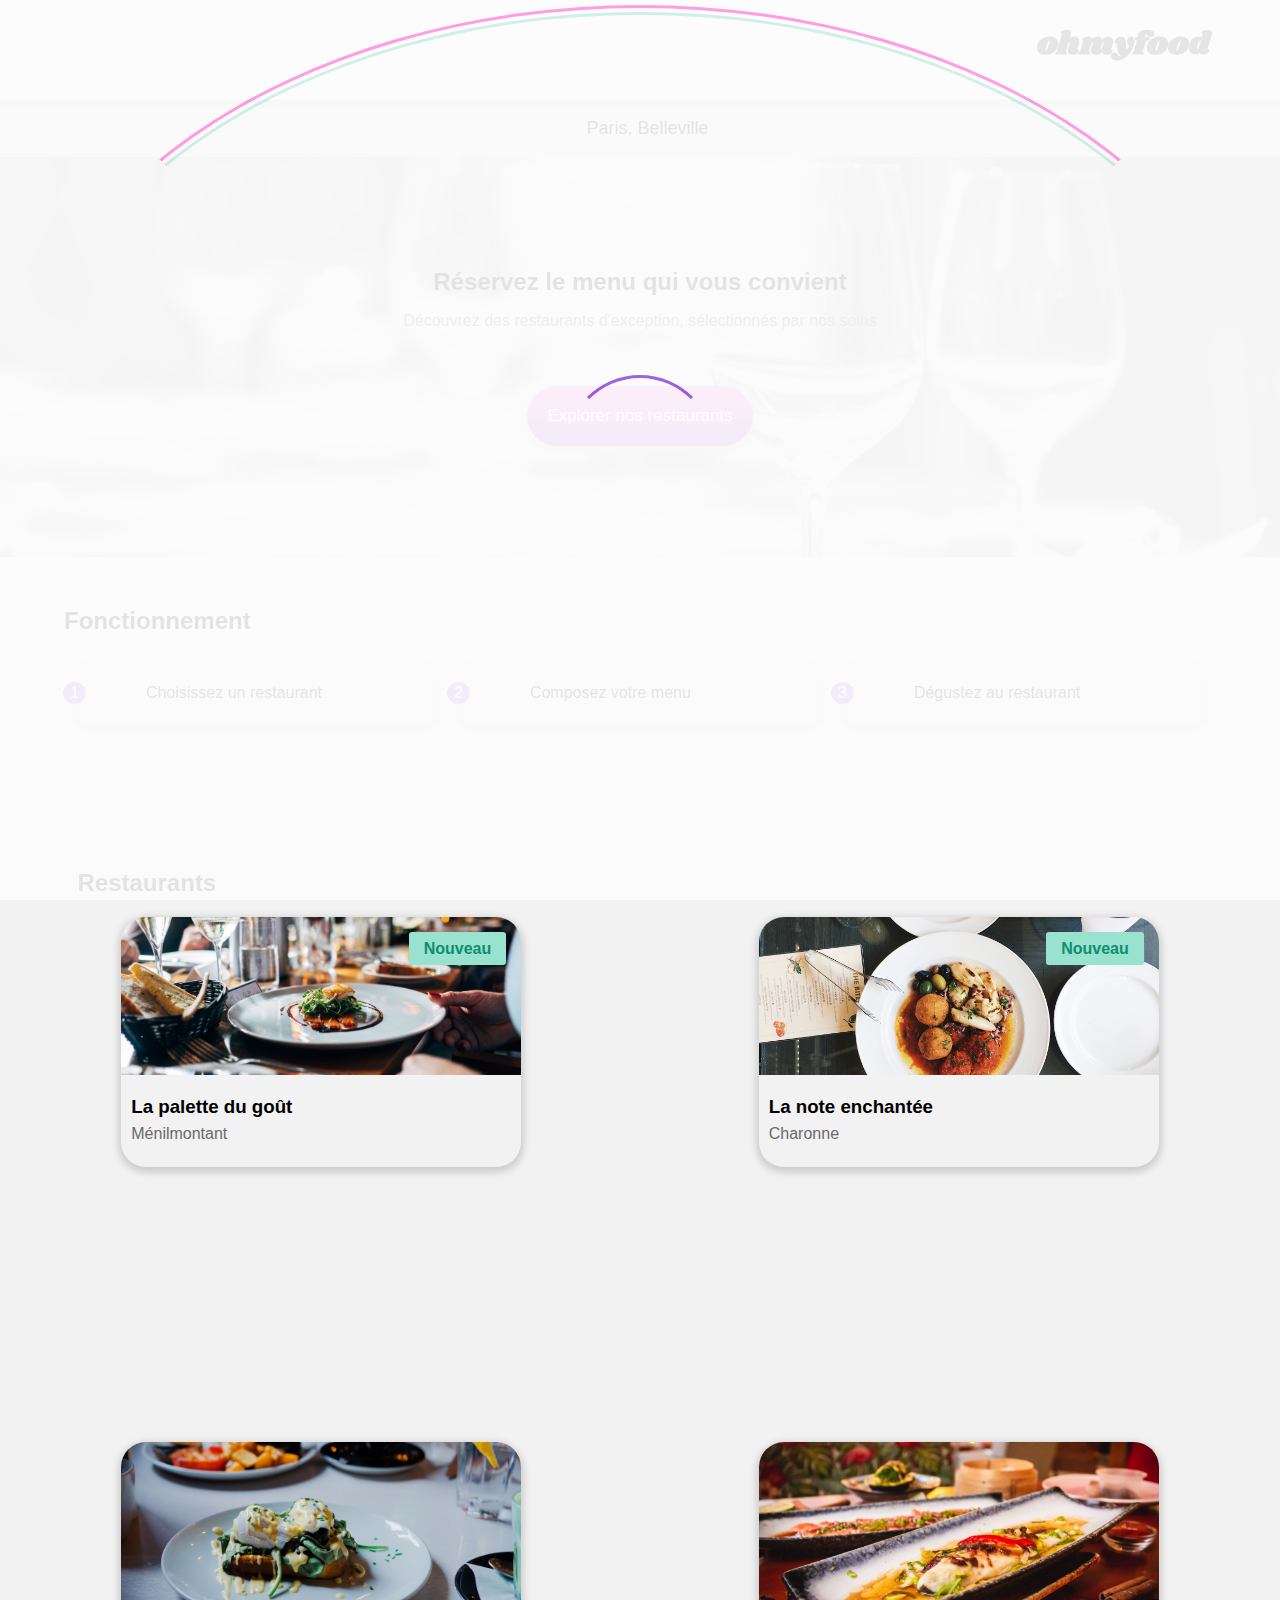
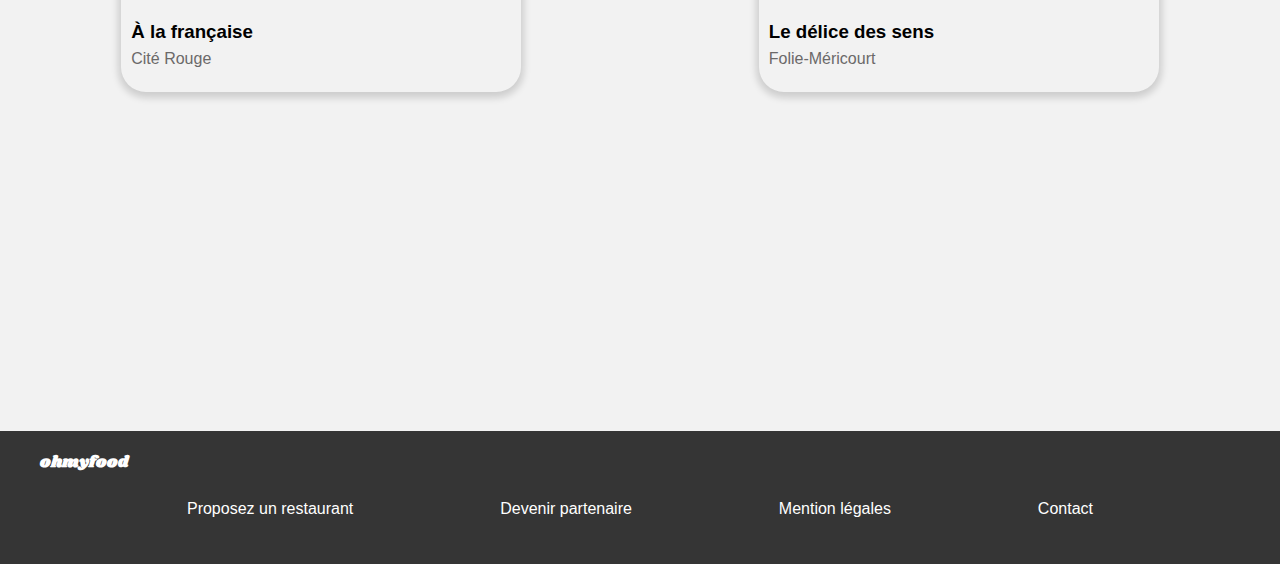
<file: index.html>
<!DOCTYPE html>
<html lang="fr">
  <head>
    <meta charset="UTF-8" />
    <meta http-equiv="X-UA-Compatible" content="IE=edge" />
    <meta name="viewport" content="width=device-width, initial-scale=1.0" />
    <title>ohmyfood</title>
    <link rel="stylesheet" href="css/style.css" />
    <link
      rel="stylesheet"
      href="https://use.fontawesome.com/releases/v5.15.4/css/all.css"
      integrity="sha384-DyZ88mC6Up2uqS4h/KRgHuoeGwBcD4Ng9SiP4dIRy0EXTlnuz47vAwmeGwVChigm"
      crossorigin="anonymous"
    />
  </head>

  <body>
    <div class="loader">
      <div class="loader__circles"></div>
    </div>
    <header>
      <div class="title">
        <h1>ohmyfood</h1>
      </div>
      <div id="locate">
        <i class="fas fa-map-marker-alt"></i>
        <p>Paris, Belleville</p>
      </div>
    </header>

    <nav>
      <div id="reserve">
        <div id="background"></div>
        <div class="reserve">
          <div>
            <h2>Réservez le menu qui vous convient</h2>
            <p>
              Découvrez des restaurants d'exception, sélectionnés par nos soins
            </p>
          </div>
          <a href="#">
            <div class="btn__search">Explorer nos restaurants</div>
          </a>
        </div>
      </div>
    </nav>

    <!--          FONCTION       -->

    <section id="functioning">
      <h2>Fonctionnement</h2>
      <div class="functioning">
        <ul>
          <li>
            <a href="#">
              <span class="number">1</span><i class="fas fa-mobile-alt"></i>
              <p>Choisissez un restaurant</p>
            </a>
          </li>
          <li>
            <a href="#">
              <span class="number">2</span><i class="fas fa-list-ul"></i>
              <p>Composez votre menu</p>
            </a>
          </li>
          <li>
            <a href="#">
              <span class="number">3</span><i class="fas fa-store"></i>
              <p>Dégustez au restaurant</p>
            </a>
          </li>
        </ul>
      </div>
    </section>

    <!--          RESTAURANT       -->

    <section id="restaurant">
      <h2>Restaurants</h2>
      <div class="restaurant">
        <div class="restaurant__bloc">
          <a href="restaurants/la_palette_du_gout.html">
            <div class="restaurant__card">
              <div class="card1">
                <div class="new"><p>Nouveau</p></div>
              </div>
              <div class="card__description">
                <div class="name">
                  <h3>La palette du goût</h3>
                  <p>Ménilmontant</p>
                </div>
                <div class="btn__heart">
                  <div class="btn__heart--inactive">
                    <i class="far fa-heart"></i>
                  </div>
                  <div class="btn__heart--active">
                    <i class="fas fa-heart"></i>
                  </div>
                </div>
              </div>
            </div>
          </a>
          <a href="restaurants/la_note_enchantee.html">
            <div class="restaurant__card">
              <div class="card2">
                <div class="new"><p>Nouveau</p></div>
              </div>
              <div class="card__description">
                <div class="name">
                  <h3>La note enchantée</h3>
                  <p>Charonne</p>
                </div>
                <div class="btn__heart">
                  <div class="btn__heart--inactive">
                    <i class="far fa-heart"></i>
                  </div>
                  <div class="btn__heart--active">
                    <i class="fas fa-heart"></i>
                  </div>
                </div>
              </div>
            </div>
          </a>
        </div>
        <div class="restaurant__bloc">
          <a href="restaurants/a_la_francaise.html">
            <div class="restaurant__card">
              <div class="card3"></div>
              <div class="card__description">
                <div class="name">
                  <h3>À la française</h3>
                  <p>Cité Rouge</p>
                </div>
                <div class="btn__heart">
                  <div class="btn__heart--inactive">
                    <i class="far fa-heart"></i>
                  </div>
                  <div class="btn__heart--active">
                    <i class="fas fa-heart"></i>
                  </div>
                </div>
              </div>
            </div>
          </a>
          <a href="restaurants/le_delice_des_sens.html">
            <div class="restaurant__card">
              <div class="card4"></div>
              <div class="card__description">
                <div class="name">
                  <h3>Le délice des sens</h3>
                  <p>Folie-Méricourt</p>
                </div>
                <div class="btn__heart">
                  <div class="btn__heart--inactive">
                    <i class="far fa-heart"></i>
                  </div>
                  <div class="btn__heart--active">
                    <i class="fas fa-heart"></i>
                  </div>
                </div>
              </div>
            </div>
          </a>
        </div>
      </div>
    </section>
    <footer>
      <h4>ohmyfood</h4>
      <ul>
        <li>
          <a href="#"><i class="fas fa-utensils"></i>Proposez un restaurant</a>
        </li>
        <li>
          <a href="#"
            ><i class="fas fa-hands-helping"> </i>Devenir partenaire</a
          >
        </li>
        <li><a href="#">Mention légales</a></li>
        <li><a href="mailto:ohmyfood.//">Contact</a></li>
      </ul>
    </footer>
  </body>
</html>
</file>
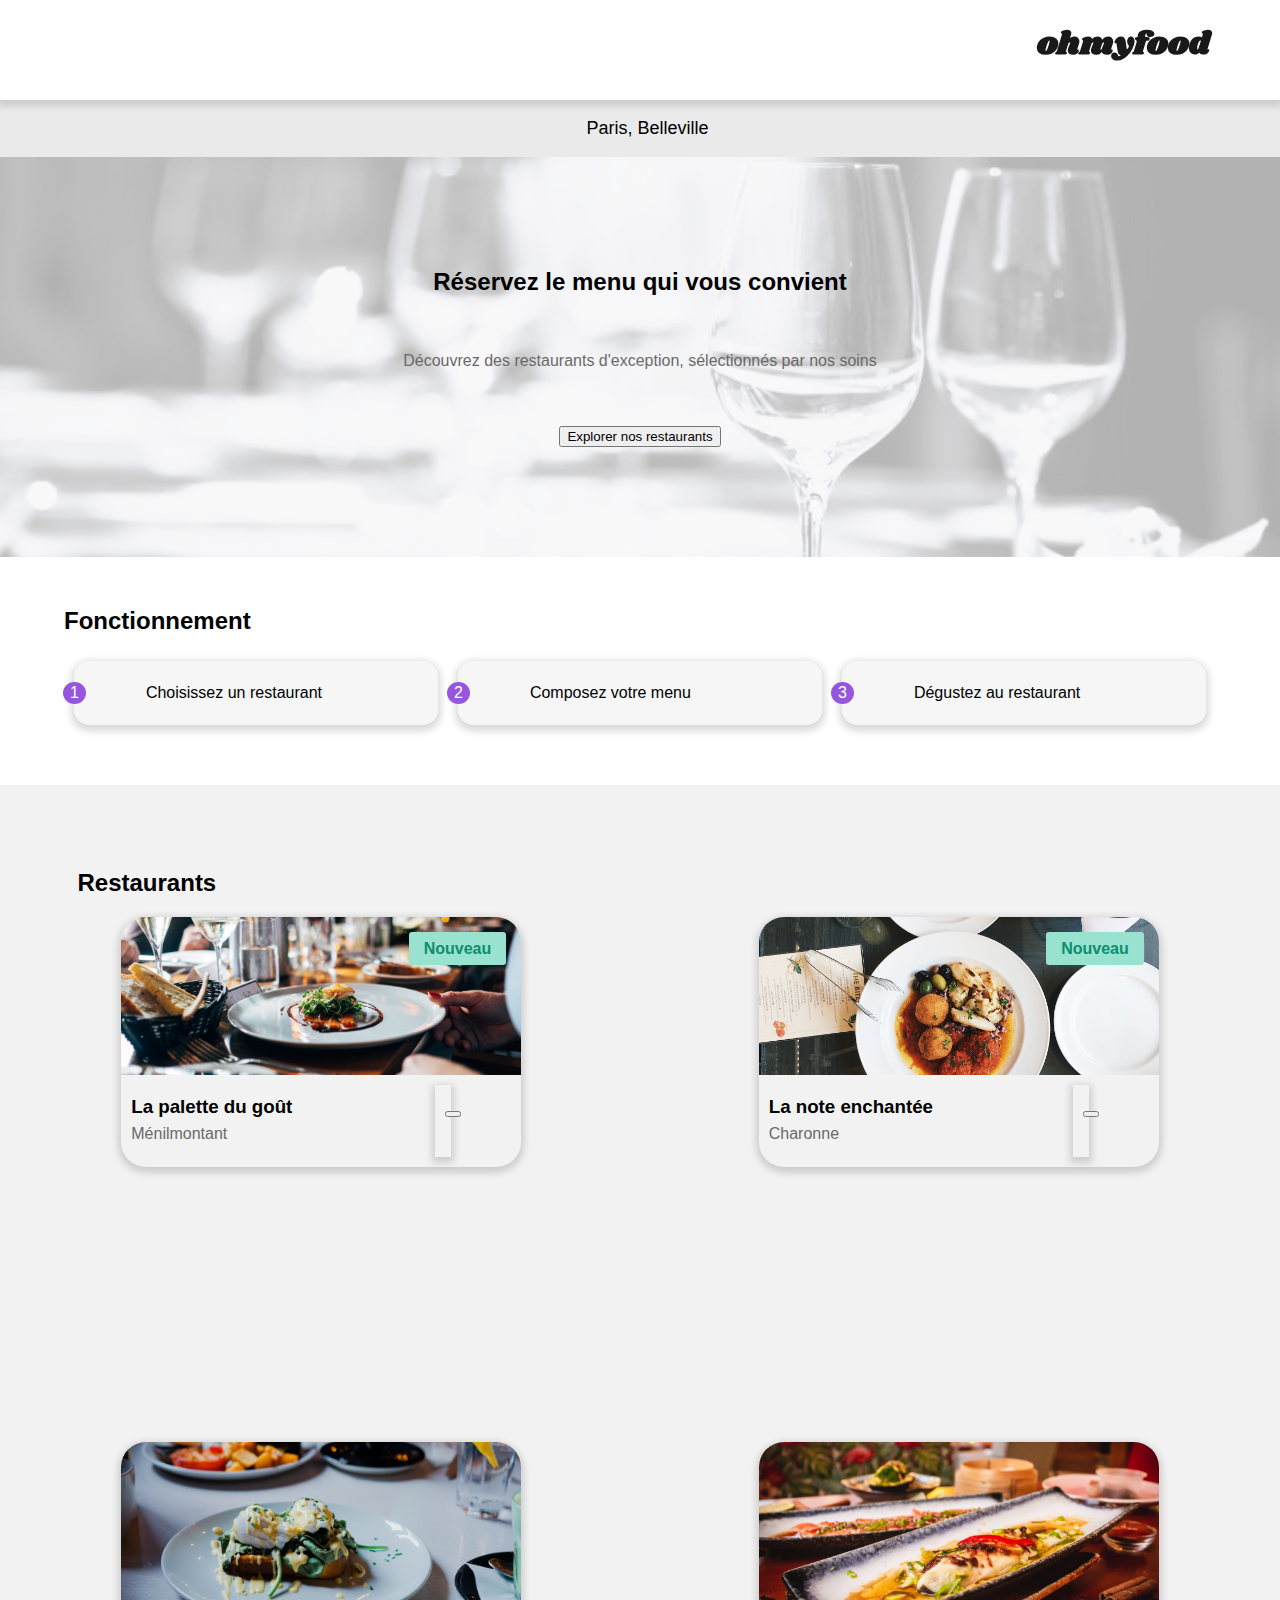
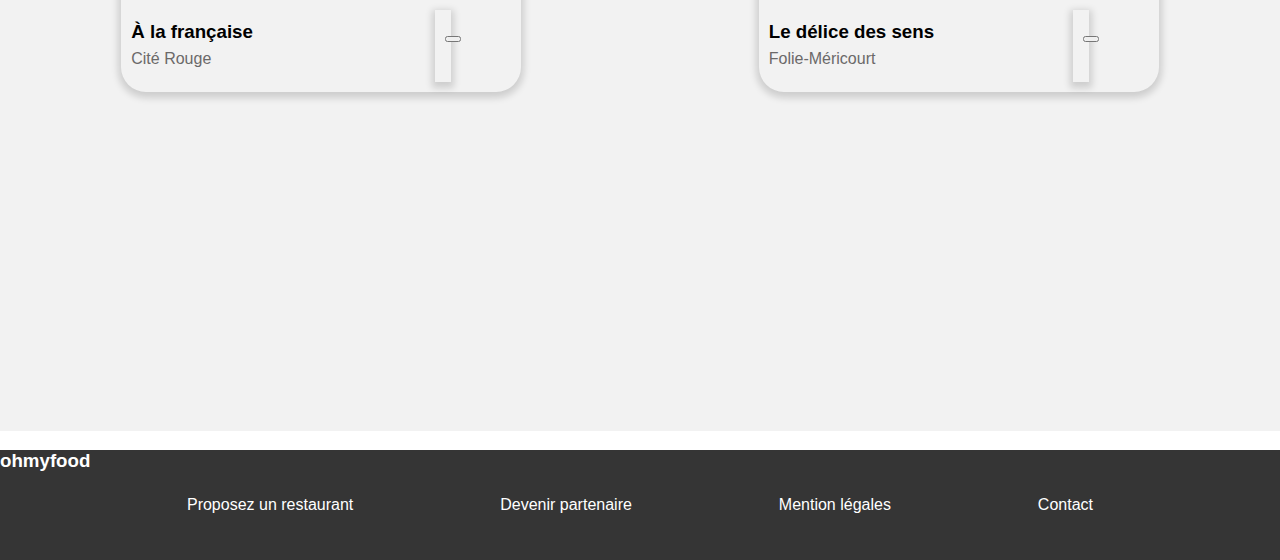
<file: html/index.html>
<!DOCTYPE html>
<html lang="fr">
  <head>
    <meta charset="UTF-8" />
    <meta http-equiv="X-UA-Compatible" content="IE=edge" />
    <meta name="viewport" content="width=device-width, initial-scale=1.0" />
    <title>ohmyfood</title>
    <link rel="stylesheet" href="/css/style.css" />
    <link
      rel="stylesheet"
      href="https://use.fontawesome.com/releases/v5.15.4/css/all.css"
      integrity="sha384-DyZ88mC6Up2uqS4h/KRgHuoeGwBcD4Ng9SiP4dIRy0EXTlnuz47vAwmeGwVChigm"
      crossorigin="anonymous"
    />
  </head>
  <body>
    <header>
      <div class="title">
        <h1>ohmyfood</h1>
      </div>
      <div id="locate">
        <i class="fas fa-map-marker-alt"></i>
        <p>Paris, Belleville</p>
      </div>
    </header>
    <nav>
      <div id="reserve">
        <div id="background"></div>
        <div class="reserve">
          <h2>Réservez le menu qui vous convient</h2>
          <p>
            Découvrez des restaurants d'exception, sélectionnés par nos soins
          </p>
          <button class="search__btn">
            <a href="#">Explorer nos restaurants</a>
          </button>
        </div>
      </div>
    </nav>
    <!--          FONCTION       -->

    <section id="functioning">
      <h2>Fonctionnement</h2>
      <div class="functioning">
        <ul>
          <li>
            <a href="#">
              <span class="number">1</span><i class="fas fa-mobile-alt"></i>
              <p>Choisissez un restaurant</p>
            </a>
          </li>
          <li>
            <a href="#">
              <span class="number">2</span><i class="fas fa-list-ul"></i>
              <p>Composez votre menu</p>
            </a>
          </li>
          <li>
            <a href="#">
              <span class="number">3</span><i class="fas fa-store"></i>
              <p>Dégustez au restaurant</p>
            </a>
          </li>
        </ul>
      </div>
    </section>
    <!--          RESTAURANT       -->
    <section id="restaurant">
      <h2>Restaurants</h2>
      <div class="restaurant">
        <div class="restaurant__bloc">
          <a href="">
            <div class="restaurant__card">
              <div class="card1">
                <div class="new"><p>Nouveau</p></div>
              </div>
              <div class="card__description">
                <div class="name">
                  <h3>La palette du goût</h3>
                  <p>Ménilmontant</p>
                </div>
                <div class="btn">
                  <button class="btn__heart">
                    <div class="btn__heart--inactive">
                      <i class="far fa-heart"></i>
                    </div>
                  </button>
                </div>
              </div>
            </div>
          </a>
          <a href="">
            <div class="restaurant__card">
              <div class="card2">
                <div class="new"><p>Nouveau</p></div>
              </div>
              <div class="card__description">
                <div class="name">
                  <h3>La note enchantée</h3>
                  <p>Charonne</p>
                </div>
                <div class="btn">
                  <button class="btn__heart">
                    <div class="btn__heart--inactive">
                      <i class="far fa-heart"></i>
                    </div>
                  </button>
                </div>
              </div>
            </div>
          </a>
        </div>
        <div class="restaurant__bloc">
          <a href="/html/restaurants/a_la_francaise.html">
            <div class="restaurant__card">
              <div class="card3"></div>
              <div class="card__description">
                <div class="name">
                  <h3>À la française</h3>
                  <p>Cité Rouge</p>
                </div>
                <div class="btn">
                  <button class="btn__heart">
                    <div class="btn__heart--inactive">
                      <i class="far fa-heart"></i>
                    </div>
                  </button>
                </div>
              </div>
            </div>
          </a>
          <a href="">
            <div class="restaurant__card">
              <div class="card4"></div>
              <div class="card__description">
                <div class="name">
                  <h3>Le délice des sens</h3>
                  <p>Folie-Méricourt</p>
                </div>
                <div class="btn">
                  <button class="btn__heart">
                    <div class="btn__heart--inactive">
                      <i class="far fa-heart"></i>
                    </div>
                  </button>
                </div>
              </div>
            </div>
          </a>
        </div>
      </div>
    </section>
    <footer>
      <h3>ohmyfood</h3>
      <ul>
        <li>
          <a href="#"><i class="fas fa-utensils"></i> Proposez un restaurant</a>
        </li>
        <li>
          <a href="#"
            ><i class="fas fa-hands-helping"> </i>Devenir partenaire</a
          >
        </li>
        <li><a href="#">Mention légales</a></li>
        <li><a href="mailto:ohmyfood.//">Contact</a></li>
      </ul>
    </footer>
  </body>
</html>
</file>
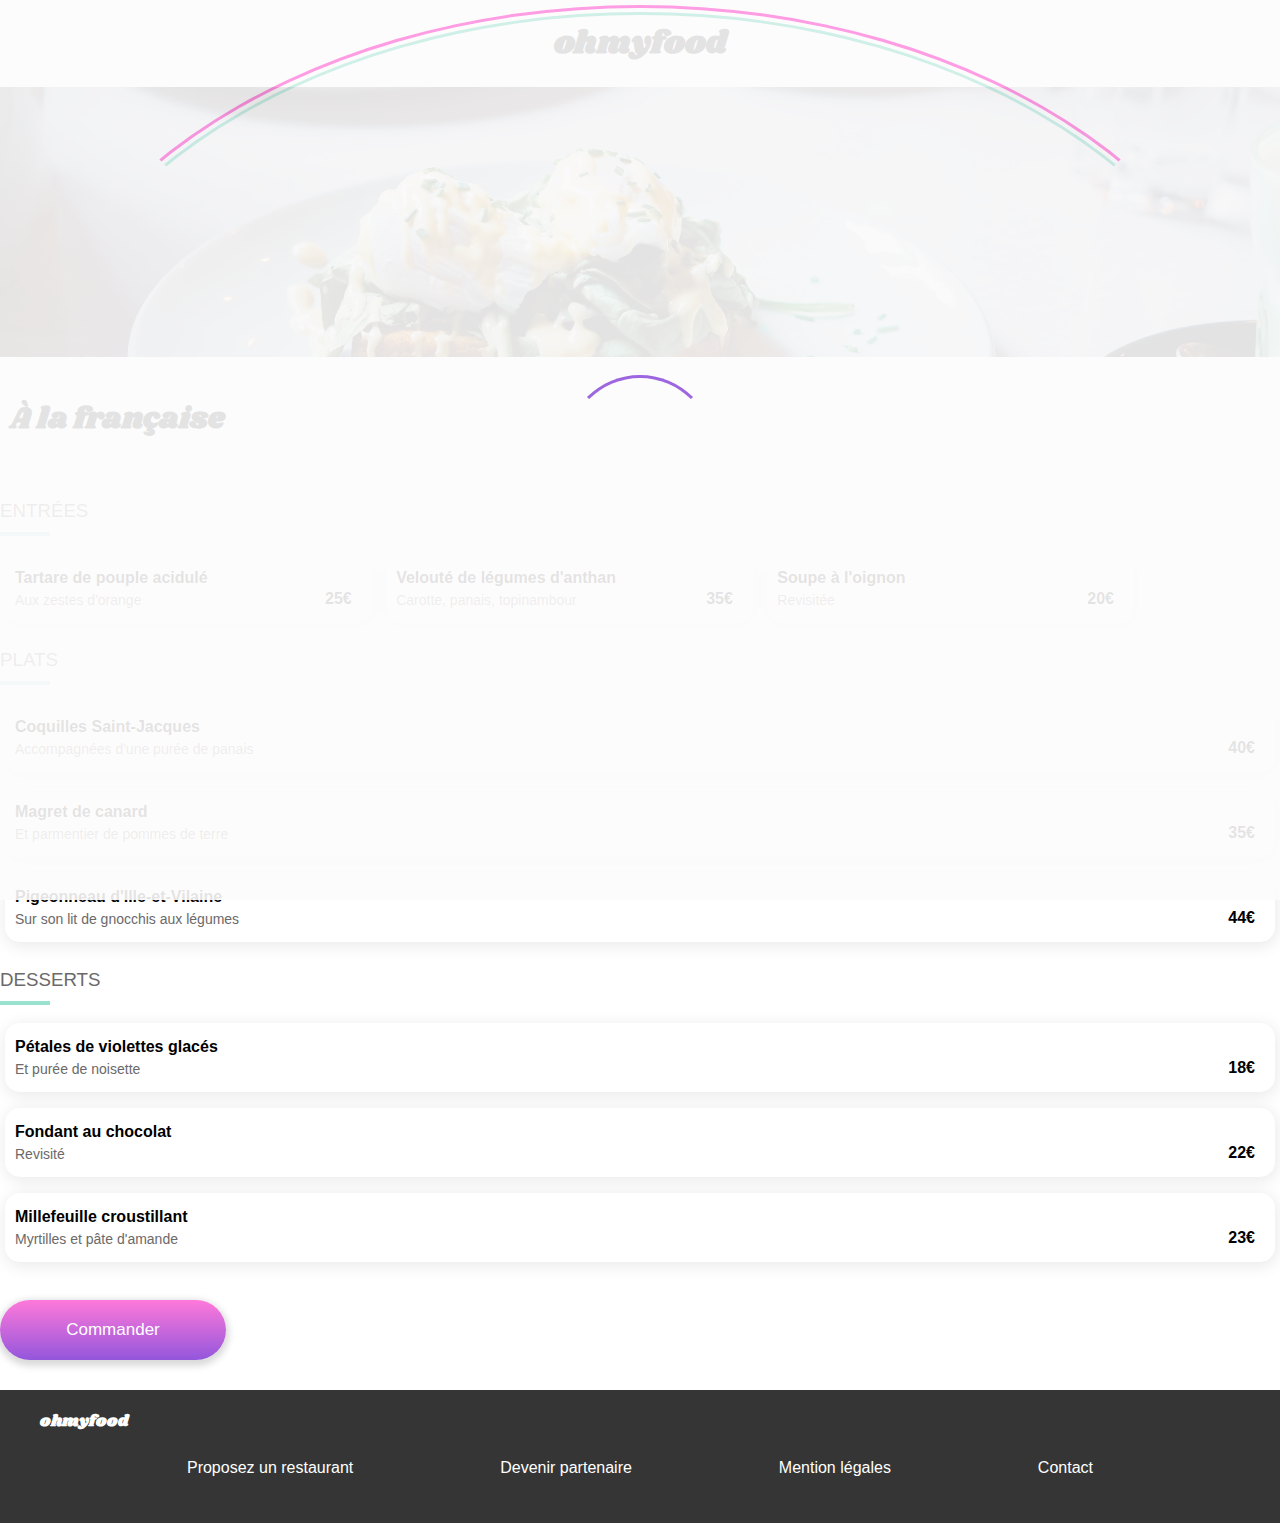
<file: restaurants/a_la_francaise.html>
<!DOCTYPE html>
<html lang="fr">
  <head>
    <meta charset="UTF-8" />
    <meta http-equiv="X-UA-Compatible" content="IE=edge" />
    <meta name="viewport" content="width=device-width, initial-scale=1.0" />
    <link
      rel="stylesheet"
      href="https://use.fontawesome.com/releases/v5.15.4/css/all.css"
      integrity="sha384-DyZ88mC6Up2uqS4h/KRgHuoeGwBcD4Ng9SiP4dIRy0EXTlnuz47vAwmeGwVChigm"
      crossorigin="anonymous"
    />
    <link rel="stylesheet" href="../css/style.css" />
    <title>À la française</title>
  </head>
  <body>
    <div class="loader">
      <div class="loader__circles"></div>
    </div>
    <header id="omf__title">
      <a href="../index.html"><i class="fas fa-arrow-left"></i></a>
      <h1>ohmyfood</h1>
    </header>
    <div class="bckgrd" id="francaise"></div>
    <section class="menu">
      <div class="menu__title">
        <h2>À la française</h2>

        <div class="btn__heart">
          <div class="btn__heart--inactive">
            <i class="far fa-heart"></i>
          </div>
          <div class="btn__heart--active">
            <i class="fas fa-heart"></i>
          </div>
        </div>
      </div>

      <div class="menu__step">
        <h3>Entrées</h3>
        <div class="line"></div>
        <div id="animation1">
          <div class="meal">
            <div class="meal__description">
              <h4>Tartare de pouple acidulé</h4>
              <p>Aux zestes d'orange</p>
            </div>
            <div class="meal__price">
              <span>25€</span>
              <div class="meal__price--check">
                <i class="fas fa-check"></i>
              </div>
            </div>
          </div>

          <div class="meal">
            <div class="meal__description">
              <h4>Velouté de légumes d'anthan</h4>
              <p>Carotte, panais, topinambour</p>
            </div>
            <div class="meal__price">
              <span>35€</span>
              <div class="meal__price--check">
                <i class="fas fa-check"></i>
              </div>
            </div>
          </div>

          <div class="meal">
            <div class="meal__description">
              <h4>Soupe à l'oignon</h4>
              <p>Revisitée</p>
            </div>
            <div class="meal__price">
              <span>20€</span>
              <div class="meal__price--check">
                <i class="fas fa-check"></i>
              </div>
            </div>
          </div>
        </div>
      </div>

      <div class="menu__step" id="animation2">
        <h3>Plats</h3>
        <div class="line"></div>

        <div class="meal">
          <div class="meal__description">
            <h4>Coquilles Saint-Jacques</h4>
            <p>Accompagnées d'une purée de panais</p>
          </div>
          <div class="meal__price">
            <span>40€</span>
            <div class="meal__price--check">
              <i class="fas fa-check"></i>
            </div>
          </div>
        </div>

        <div class="meal">
          <div class="meal__description">
            <h4>Magret de canard</h4>
            <p>Et parmentier de pommes de terre</p>
          </div>
          <div class="meal__price">
            <span>35€</span>
            <div class="meal__price--check">
              <i class="fas fa-check"></i>
            </div>
          </div>
        </div>

        <div class="meal">
          <div class="meal__description">
            <h4>Pigeonneau d'Ille-et-Vilaine</h4>
            <p>Sur son lit de gnocchis aux légumes</p>
          </div>
          <div class="meal__price">
            <span>44€</span>
            <div class="meal__price--check">
              <i class="fas fa-check"></i>
            </div>
          </div>
        </div>
      </div>

      <div class="menu__step" id="animation3">
        <h3>Desserts</h3>
        <div class="line"></div>

        <div class="meal">
          <div class="meal__description">
            <h4>Pétales de violettes glacés</h4>
            <p>Et purée de noisette</p>
          </div>
          <div class="meal__price">
            <span>18€</span>
            <div class="meal__price--check">
              <i class="fas fa-check"></i>
            </div>
          </div>
        </div>

        <div class="meal">
          <div class="meal__description">
            <h4>Fondant au chocolat</h4>
            <p>Revisité</p>
          </div>
          <div class="meal__price">
            <span>22€</span>
            <div class="meal__price--check">
              <i class="fas fa-check"></i>
            </div>
          </div>
        </div>

        <div class="meal">
          <div class="meal__description">
            <h4>Millefeuille croustillant</h4>
            <p>Myrtilles et pâte d'amande</p>
          </div>
          <div class="meal__price">
            <span>23€</span>
            <div class="meal__price--check">
              <i class="fas fa-check"></i>
            </div>
          </div>
        </div>
      </div>

      <button class="btn__command">Commander</button>
    </section>

    <footer>
      <h4>ohmyfood</h4>
      <ul>
        <li>
          <a href="#"><i class="fas fa-utensils"></i> Proposez un restaurant</a>
        </li>
        <li>
          <a href="#"><i class="fas fa-hands-helping"></i>Devenir partenaire</a>
        </li>
        <li>
          <a href="#">Mention légales</a>
        </li>
        <li>
          <a href="mailto:ohmyfood.//">Contact</a>
        </li>
      </ul>
    </footer>
  </body>
</html>
</file>
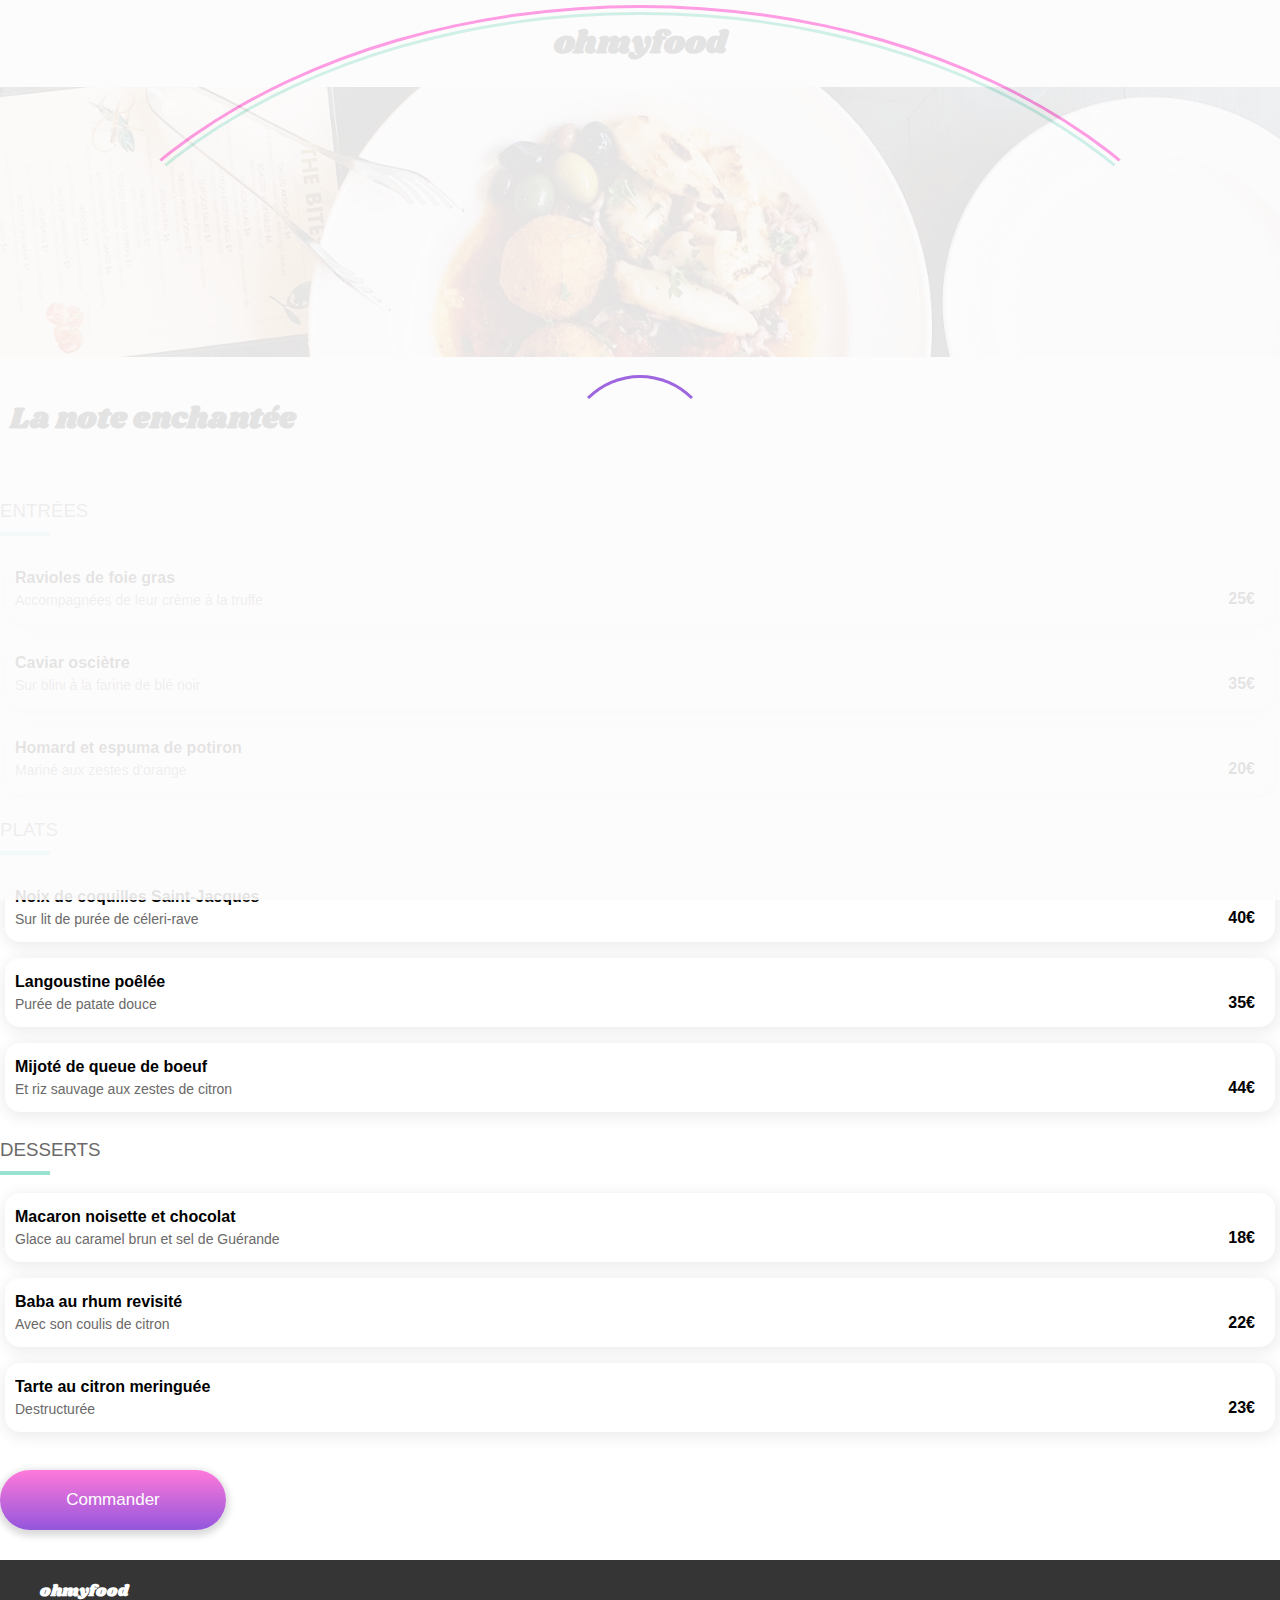
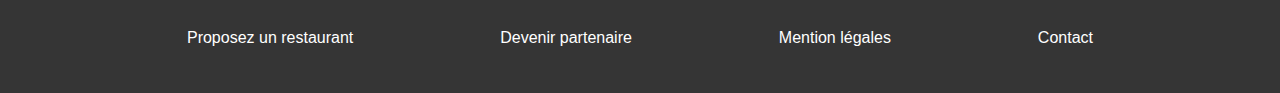
<file: restaurants/la_note_enchantee.html>
<!DOCTYPE html>
<html lang="fr">
  <head>
    <meta charset="UTF-8" />
    <meta http-equiv="X-UA-Compatible" content="IE=edge" />
    <meta name="viewport" content="width=device-width, initial-scale=1.0" />
    <link
      rel="stylesheet"
      href="https://use.fontawesome.com/releases/v5.15.4/css/all.css"
      integrity="sha384-DyZ88mC6Up2uqS4h/KRgHuoeGwBcD4Ng9SiP4dIRy0EXTlnuz47vAwmeGwVChigm"
      crossorigin="anonymous"
    />
    <link rel="stylesheet" href="../css/style.css" />
    <title>La note enchantée</title>
  </head>
  <body>
    <div class="loader">
      <div class="loader__circles"></div>
    </div>
    <header id="omf__title">
      <a href="../index.html"><i class="fas fa-arrow-left"></i></a>
      <h1>ohmyfood</h1>
    </header>
    <div class="bckgrd" id="enchantee"></div>
    <section class="menu">
      <div class="menu__title">
        <h2>La note enchantée</h2>
        <div class="btn__heart">
          <div class="btn__heart--inactive">
            <i class="far fa-heart"></i>
          </div>
          <div class="btn__heart--active">
            <i class="fas fa-heart"></i>
          </div>
        </div>
      </div>

      <div class="menu__step">
        <h3>Entrées</h3>
        <div class="line"></div>

        <div class="meal">
          <div class="meal__description">
            <h4>Ravioles de foie gras</h4>
            <p>Accompagnées de leur crème à la truffe</p>
          </div>
          <div class="meal__price">
            <span>25€</span>
            <div class="meal__price--check">
              <i class="fas fa-check"></i>
            </div>
          </div>
        </div>

        <div class="meal">
          <div class="meal__description">
            <h4>Caviar osciètre</h4>
            <p>Sur blini à la farine de blé noir</p>
          </div>
          <div class="meal__price">
            <span>35€</span>
            <div class="meal__price--check">
              <i class="fas fa-check"></i>
            </div>
          </div>
        </div>

        <div class="meal">
          <div class="meal__description">
            <h4>Homard et espuma de potiron</h4>
            <p>Mariné aux zestes d'orange</p>
          </div>
          <div class="meal__price">
            <span>20€</span>
            <div class="meal__price--check">
              <i class="fas fa-check"></i>
            </div>
          </div>
        </div>
      </div>

      <div class="menu__step">
        <h3>Plats</h3>
        <div class="line"></div>

        <div class="meal">
          <div class="meal__description">
            <h4>Noix de coquilles Saint-Jacques</h4>
            <p>Sur lit de purée de céleri-rave</p>
          </div>
          <div class="meal__price">
            <span>40€</span>
            <div class="meal__price--check">
              <i class="fas fa-check"></i>
            </div>
          </div>
        </div>

        <div class="meal">
          <div class="meal__description">
            <h4>Langoustine poêlée</h4>
            <p>Purée de patate douce</p>
          </div>
          <div class="meal__price">
            <span>35€</span>
            <div class="meal__price--check">
              <i class="fas fa-check"></i>
            </div>
          </div>
        </div>

        <div class="meal">
          <div class="meal__description">
            <h4>Mijoté de queue de boeuf</h4>
            <p>Et riz sauvage aux zestes de citron</p>
          </div>
          <div class="meal__price">
            <span>44€</span>
            <div class="meal__price--check">
              <i class="fas fa-check"></i>
            </div>
          </div>
        </div>
      </div>

      <div class="menu__step">
        <h3>Desserts</h3>
        <div class="line"></div>

        <div class="meal">
          <div class="meal__description">
            <h4>Macaron noisette et chocolat</h4>
            <p>Glace au caramel brun et sel de Guérande</p>
          </div>
          <div class="meal__price">
            <span>18€</span>
            <div class="meal__price--check">
              <i class="fas fa-check"></i>
            </div>
          </div>
        </div>

        <div class="meal">
          <div class="meal__description">
            <h4>Baba au rhum revisité</h4>
            <p>Avec son coulis de citron</p>
          </div>
          <div class="meal__price">
            <span>22€</span>
            <div class="meal__price--check">
              <i class="fas fa-check"></i>
            </div>
          </div>
        </div>

        <div class="meal">
          <div class="meal__description">
            <h4>Tarte au citron meringuée</h4>
            <p>Destructurée</p>
          </div>
          <div class="meal__price">
            <span>23€</span>
            <div class="meal__price--check">
              <i class="fas fa-check"></i>
            </div>
          </div>
        </div>
      </div>

      <button class="btn__command">Commander</button>
    </section>

    <footer>
      <h4>ohmyfood</h4>
      <ul>
        <li>
          <a href="#"><i class="fas fa-utensils"></i> Proposez un restaurant</a>
        </li>
        <li>
          <a href="#"><i class="fas fa-hands-helping"></i>Devenir partenaire</a>
        </li>
        <li>
          <a href="#">Mention légales</a>
        </li>
        <li>
          <a href="mailto:ohmyfood.//">Contact</a>
        </li>
      </ul>
    </footer>
  </body>
</html>
</file>
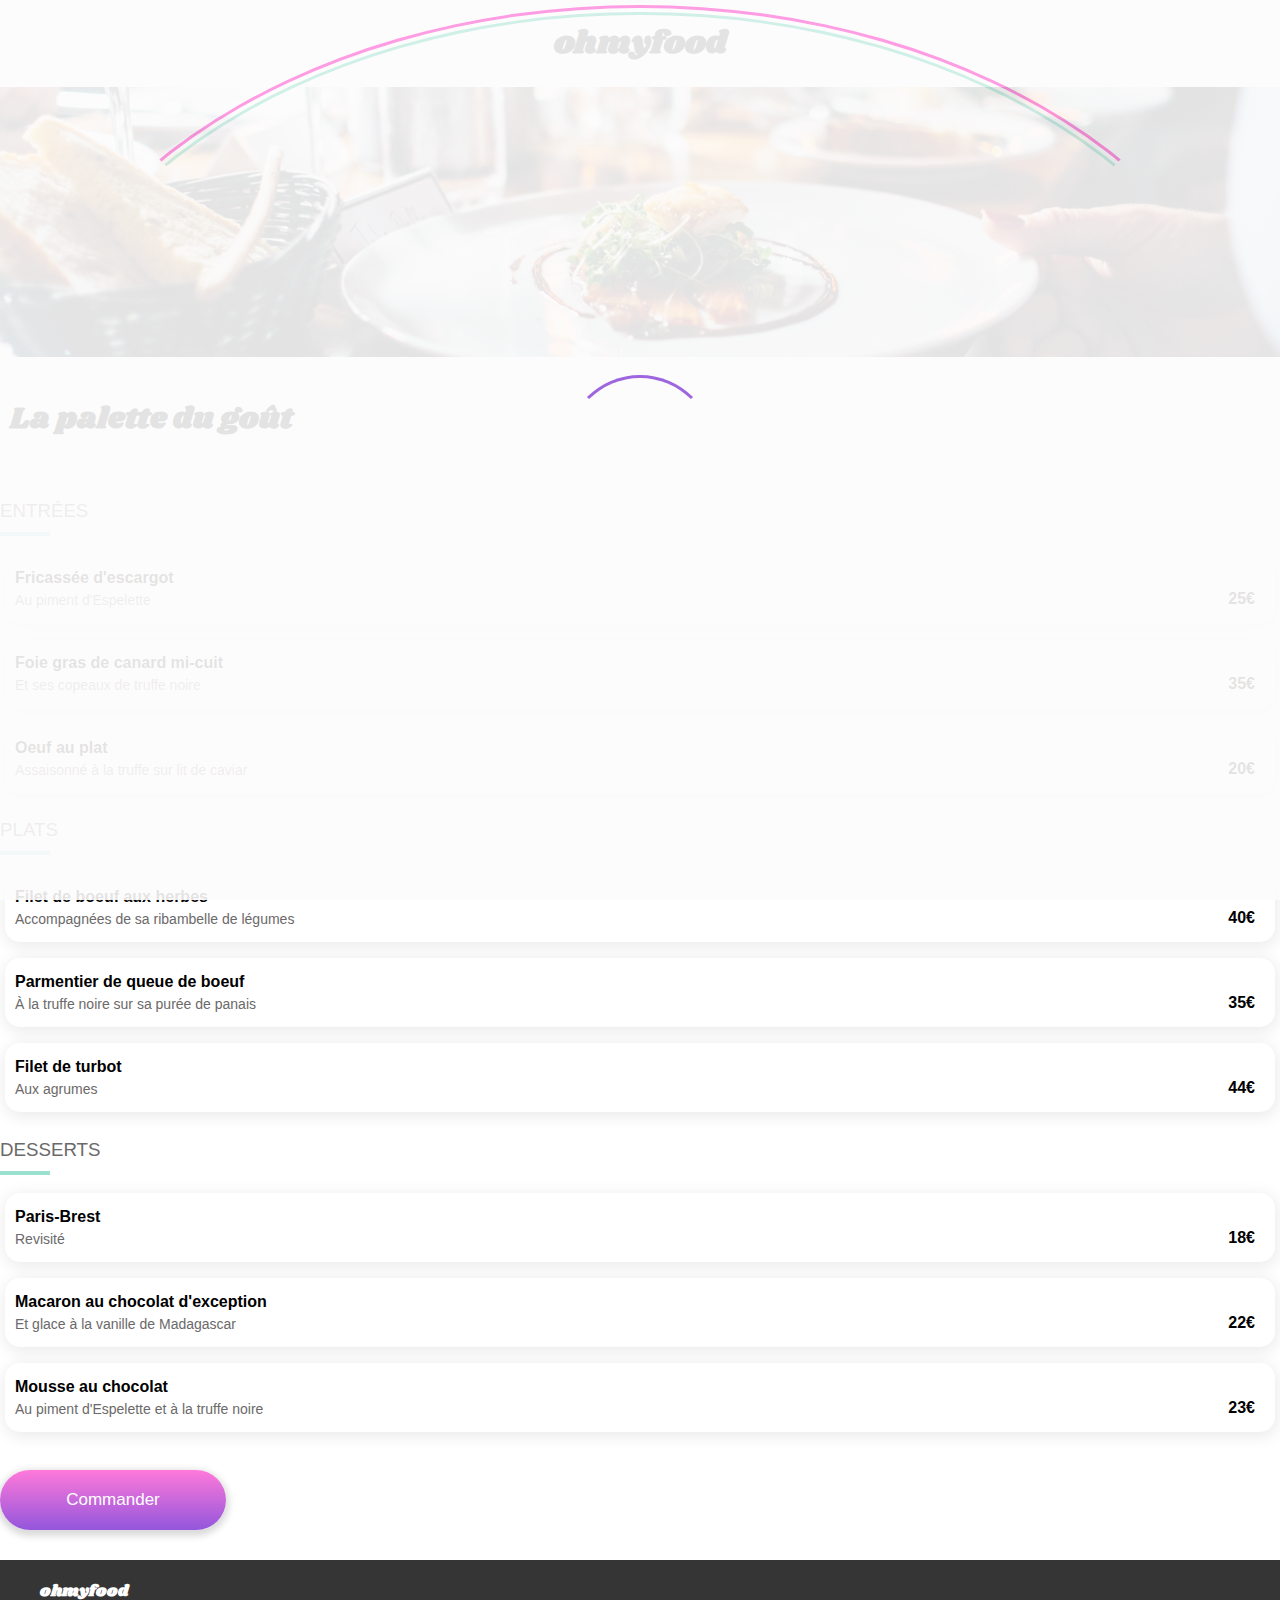
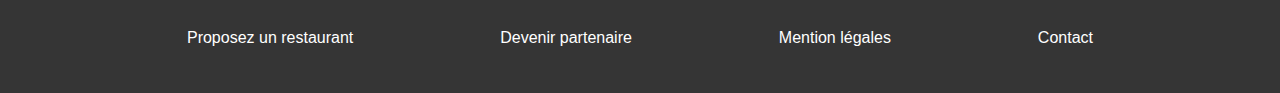
<file: restaurants/la_palette_du_gout.html>
<!DOCTYPE html>
<html lang="fr">
  <head>
    <meta charset="UTF-8" />
    <meta http-equiv="X-UA-Compatible" content="IE=edge" />
    <meta name="viewport" content="width=device-width, initial-scale=1.0" />
    <link
      rel="stylesheet"
      href="https://use.fontawesome.com/releases/v5.15.4/css/all.css"
      integrity="sha384-DyZ88mC6Up2uqS4h/KRgHuoeGwBcD4Ng9SiP4dIRy0EXTlnuz47vAwmeGwVChigm"
      crossorigin="anonymous"
    />
    <link rel="stylesheet" href="../css/style.css" />
    <title>La palette du goût</title>
  </head>
  <body>
    <div class="loader">
      <div class="loader__circles"></div>
    </div>
    <header id="omf__title">
      <a href="../index.html"><i class="fas fa-arrow-left"></i></a>
      <h1>ohmyfood</h1>
    </header>
    <div class="bckgrd" id="gout"></div>
    <section class="menu">
      <div class="menu__title">
        <h2>La palette du goût</h2>
        <div class="btn__heart">
          <div class="btn__heart--inactive">
            <i class="far fa-heart"></i>
          </div>
          <div class="btn__heart--active">
            <i class="fas fa-heart"></i>
          </div>
        </div>
      </div>

      <div class="menu__step">
        <h3>Entrées</h3>
        <div class="line"></div>

        <div class="meal">
          <div class="meal__description">
            <h4>Fricassée d'escargot</h4>
            <p>Au piment d'Espelette</p>
          </div>
          <div class="meal__price">
            <span>25€</span>
            <div class="meal__price--check">
              <i class="fas fa-check"></i>
            </div>
          </div>
        </div>

        <div class="meal">
          <div class="meal__description">
            <h4>Foie gras de canard mi-cuit</h4>
            <p>Et ses copeaux de truffe noire</p>
          </div>
          <div class="meal__price">
            <span>35€</span>
            <div class="meal__price--check">
              <i class="fas fa-check"></i>
            </div>
          </div>
        </div>

        <div class="meal">
          <div class="meal__description">
            <h4>Oeuf au plat</h4>
            <p>Assaisonné à la truffe sur lit de caviar</p>
          </div>
          <div class="meal__price">
            <span>20€</span>
            <div class="meal__price--check">
              <i class="fas fa-check"></i>
            </div>
          </div>
        </div>
      </div>

      <div class="menu__step">
        <h3>Plats</h3>
        <div class="line"></div>

        <div class="meal">
          <div class="meal__description">
            <h4>Filet de boeuf aux herbes</h4>
            <p>Accompagnées de sa ribambelle de légumes</p>
          </div>
          <div class="meal__price">
            <span>40€</span>
            <div class="meal__price--check">
              <i class="fas fa-check"></i>
            </div>
          </div>
        </div>

        <div class="meal">
          <div class="meal__description">
            <h4>Parmentier de queue de boeuf</h4>
            <p>À la truffe noire sur sa purée de panais</p>
          </div>
          <div class="meal__price">
            <span>35€</span>
            <div class="meal__price--check">
              <i class="fas fa-check"></i>
            </div>
          </div>
        </div>

        <div class="meal">
          <div class="meal__description">
            <h4>Filet de turbot</h4>
            <p>Aux agrumes</p>
          </div>
          <div class="meal__price">
            <span>44€</span>
            <div class="meal__price--check">
              <i class="fas fa-check"></i>
            </div>
          </div>
        </div>
      </div>

      <div class="menu__step">
        <h3>Desserts</h3>
        <div class="line"></div>

        <div class="meal">
          <div class="meal__description">
            <h4>Paris-Brest</h4>
            <p>Revisité</p>
          </div>
          <div class="meal__price">
            <span>18€</span>
            <div class="meal__price--check">
              <i class="fas fa-check"></i>
            </div>
          </div>
        </div>

        <div class="meal">
          <div class="meal__description">
            <h4>Macaron au chocolat d'exception</h4>
            <p>Et glace à la vanille de Madagascar</p>
          </div>
          <div class="meal__price">
            <span>22€</span>
            <div class="meal__price--check">
              <i class="fas fa-check"></i>
            </div>
          </div>
        </div>

        <div class="meal">
          <div class="meal__description">
            <h4>Mousse au chocolat</h4>
            <p>Au piment d'Espelette et à la truffe noire</p>
          </div>
          <div class="meal__price">
            <span>23€</span>
            <div class="meal__price--check">
              <i class="fas fa-check"></i>
            </div>
          </div>
        </div>
      </div>

      <button class="btn__command">Commander</button>
    </section>

    <footer>
      <h4>ohmyfood</h4>
      <ul>
        <li>
          <a href="#"><i class="fas fa-utensils"></i> Proposez un restaurant</a>
        </li>
        <li>
          <a href="#"><i class="fas fa-hands-helping"></i>Devenir partenaire</a>
        </li>
        <li>
          <a href="#">Mention légales</a>
        </li>
        <li>
          <a href="mailto:ohmyfood.//">Contact</a>
        </li>
      </ul>
    </footer>
  </body>
</html>
</file>
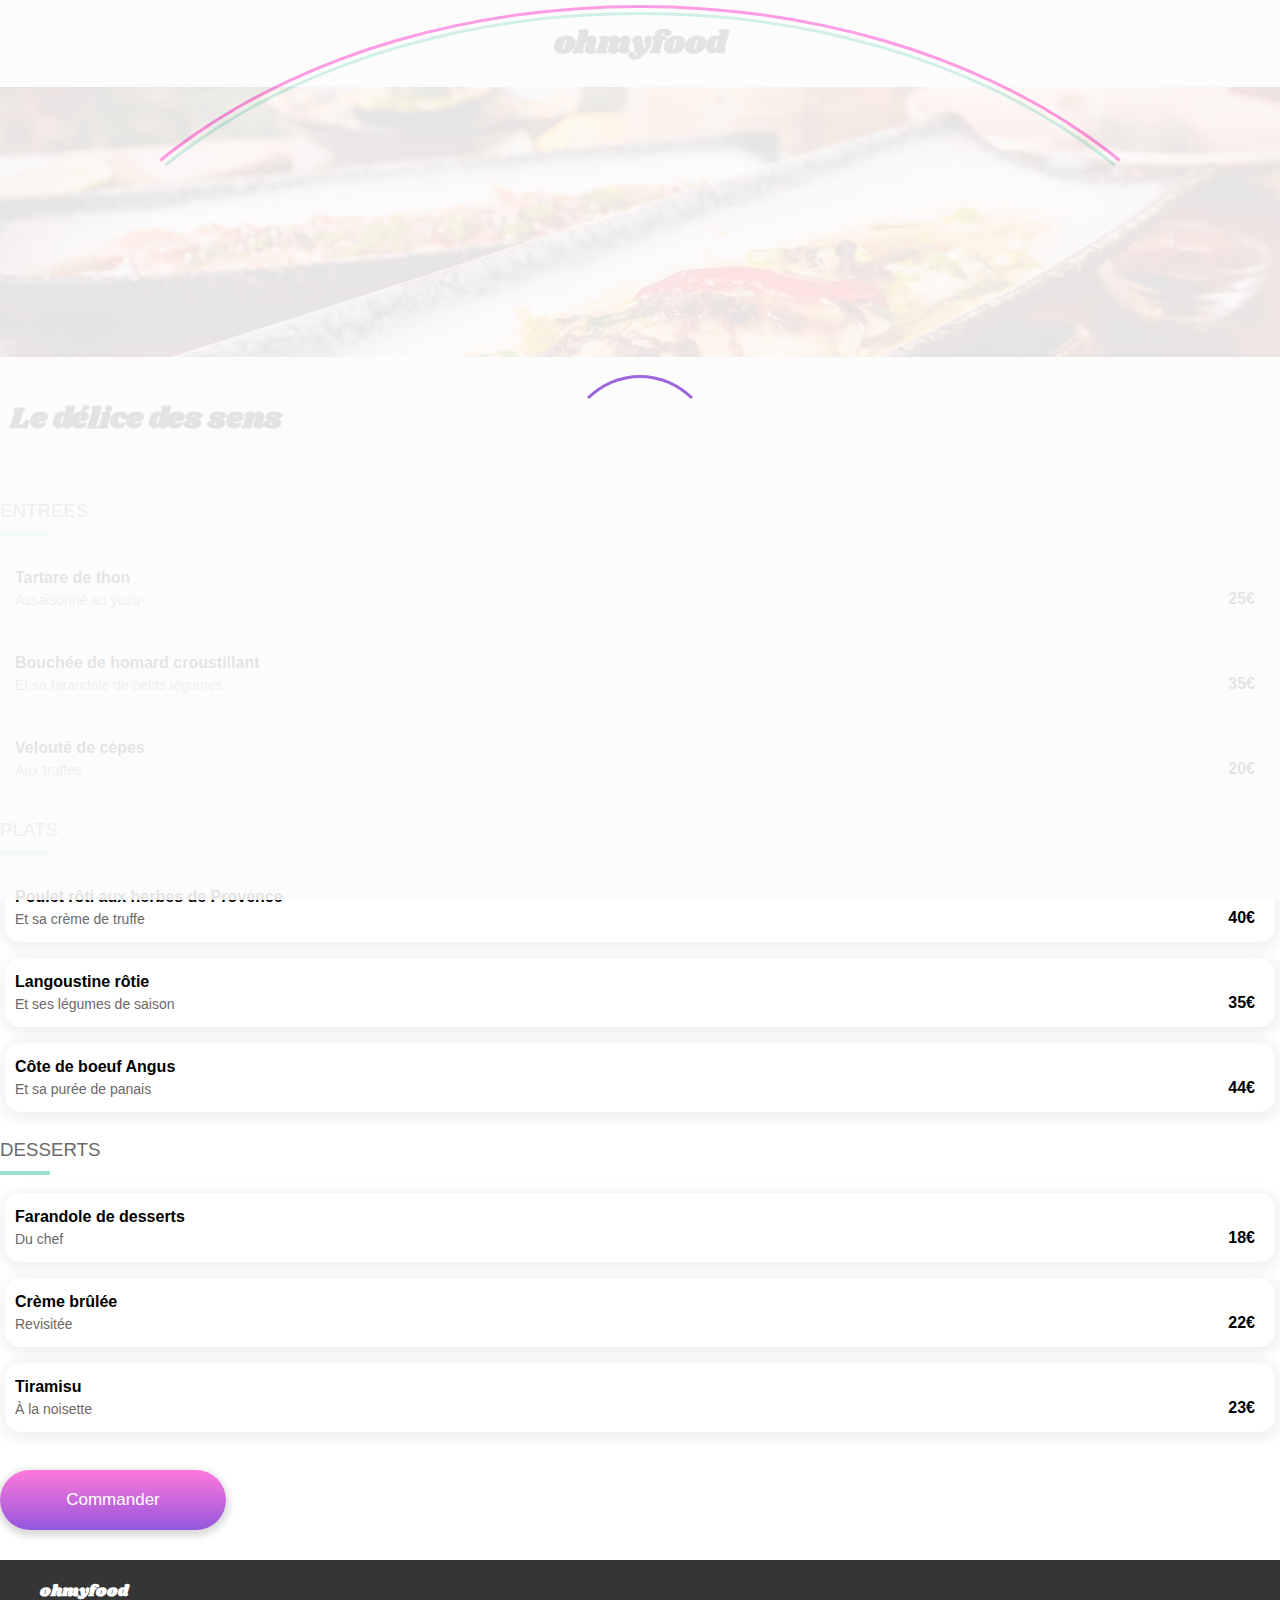
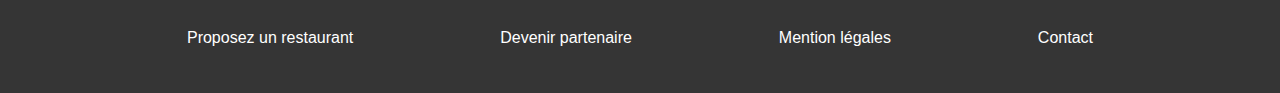
<file: restaurants/le_delice_des_sens.html>
<!DOCTYPE html>
<html lang="fr">
  <head>
    <meta charset="UTF-8" />
    <meta http-equiv="X-UA-Compatible" content="IE=edge" />
    <meta name="viewport" content="width=device-width, initial-scale=1.0" />
    <link
      rel="stylesheet"
      href="https://use.fontawesome.com/releases/v5.15.4/css/all.css"
      integrity="sha384-DyZ88mC6Up2uqS4h/KRgHuoeGwBcD4Ng9SiP4dIRy0EXTlnuz47vAwmeGwVChigm"
      crossorigin="anonymous"
    />
    <link rel="stylesheet" href="../css/style.css" />
    <title>La note enchantée</title>
  </head>
  <body>
    <div class="loader">
      <div class="loader__circles"></div>
    </div>
    <header id="omf__title">
      <a href="../index.html"><i class="fas fa-arrow-left"></i></a>
      <h1>ohmyfood</h1>
    </header>
    <div class="bckgrd" id="sens"></div>
    <section class="menu">
      <div class="menu__title">
        <h2>Le délice des sens</h2>
        <div class="btn__heart">
          <div class="btn__heart--inactive">
            <i class="far fa-heart"></i>
          </div>
          <div class="btn__heart--active">
            <i class="fas fa-heart"></i>
          </div>
        </div>
      </div>

      <div class="menu__step">
        <h3>Entrées</h3>
        <div class="line"></div>

        <div class="meal">
          <div class="meal__description">
            <h4>Tartare de thon</h4>
            <p>Assaisonné au yuzu</p>
          </div>
          <div class="meal__price">
            <span>25€</span>
            <div class="meal__price--check">
              <i class="fas fa-check"></i>
            </div>
          </div>
        </div>

        <div class="meal">
          <div class="meal__description">
            <h4>Bouchée de homard croustillant</h4>
            <p>Et sa farandole de petits légumes</p>
          </div>
          <div class="meal__price">
            <span>35€</span>
            <div class="meal__price--check">
              <i class="fas fa-check"></i>
            </div>
          </div>
        </div>

        <div class="meal">
          <div class="meal__description">
            <h4>Velouté de cèpes</h4>
            <p>Aux truffes</p>
          </div>
          <div class="meal__price">
            <span>20€</span>
            <div class="meal__price--check">
              <i class="fas fa-check"></i>
            </div>
          </div>
        </div>
      </div>

      <div class="menu__step">
        <h3>Plats</h3>
        <div class="line"></div>

        <div class="meal">
          <div class="meal__description">
            <h4>Poulet rôti aux herbes de Provence</h4>
            <p>Et sa crème de truffe</p>
          </div>
          <div class="meal__price">
            <span>40€</span>
            <div class="meal__price--check">
              <i class="fas fa-check"></i>
            </div>
          </div>
        </div>

        <div class="meal">
          <div class="meal__description">
            <h4>Langoustine rôtie</h4>
            <p>Et ses légumes de saison</p>
          </div>
          <div class="meal__price">
            <span>35€</span>
            <div class="meal__price--check">
              <i class="fas fa-check"></i>
            </div>
          </div>
        </div>

        <div class="meal">
          <div class="meal__description">
            <h4>Côte de boeuf Angus</h4>
            <p>Et sa purée de panais</p>
          </div>
          <div class="meal__price">
            <span>44€</span>
            <div class="meal__price--check">
              <i class="fas fa-check"></i>
            </div>
          </div>
        </div>
      </div>

      <div class="menu__step">
        <h3>Desserts</h3>
        <div class="line"></div>

        <div class="meal">
          <div class="meal__description">
            <h4>Farandole de desserts</h4>
            <p>Du chef</p>
          </div>
          <div class="meal__price">
            <span>18€</span>
            <div class="meal__price--check">
              <i class="fas fa-check"></i>
            </div>
          </div>
        </div>

        <div class="meal">
          <div class="meal__description">
            <h4>Crème brûlée</h4>
            <p>Revisitée</p>
          </div>
          <div class="meal__price">
            <span>22€</span>
            <div class="meal__price--check">
              <i class="fas fa-check"></i>
            </div>
          </div>
        </div>

        <div class="meal">
          <div class="meal__description">
            <h4>Tiramisu</h4>
            <p>À la noisette</p>
          </div>
          <div class="meal__price">
            <span>23€</span>
            <div class="meal__price--check">
              <i class="fas fa-check"></i>
            </div>
          </div>
        </div>
      </div>

      <button class="btn__command">Commander</button>
    </section>

    <footer>
      <h4>ohmyfood</h4>
      <ul>
        <li>
          <a href="#"><i class="fas fa-utensils"></i> Proposez un restaurant</a>
        </li>
        <li>
          <a href="#"><i class="fas fa-hands-helping"></i>Devenir partenaire</a>
        </li>
        <li>
          <a href="#">Mention légales</a>
        </li>
        <li>
          <a href="mailto:ohmyfood.//">Contact</a>
        </li>
      </ul>
    </footer>
  </body>
</html>
</file>
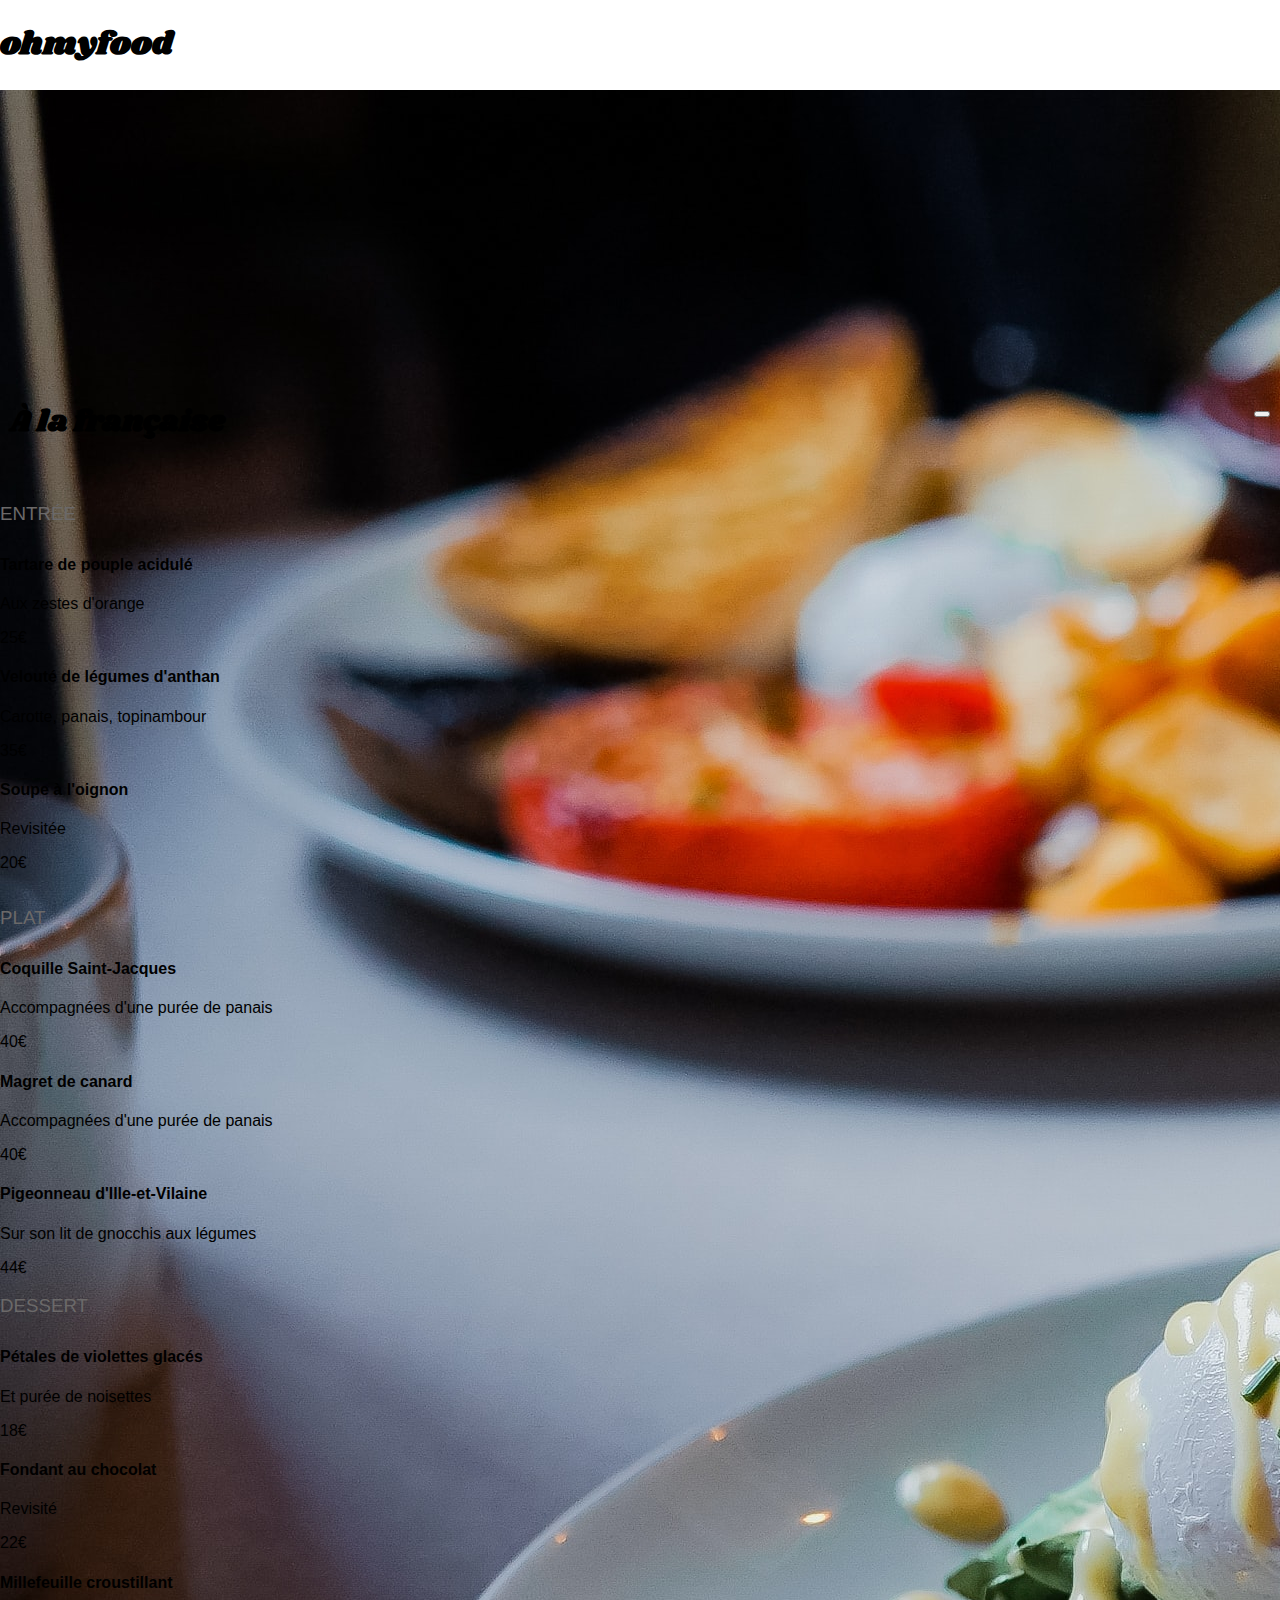
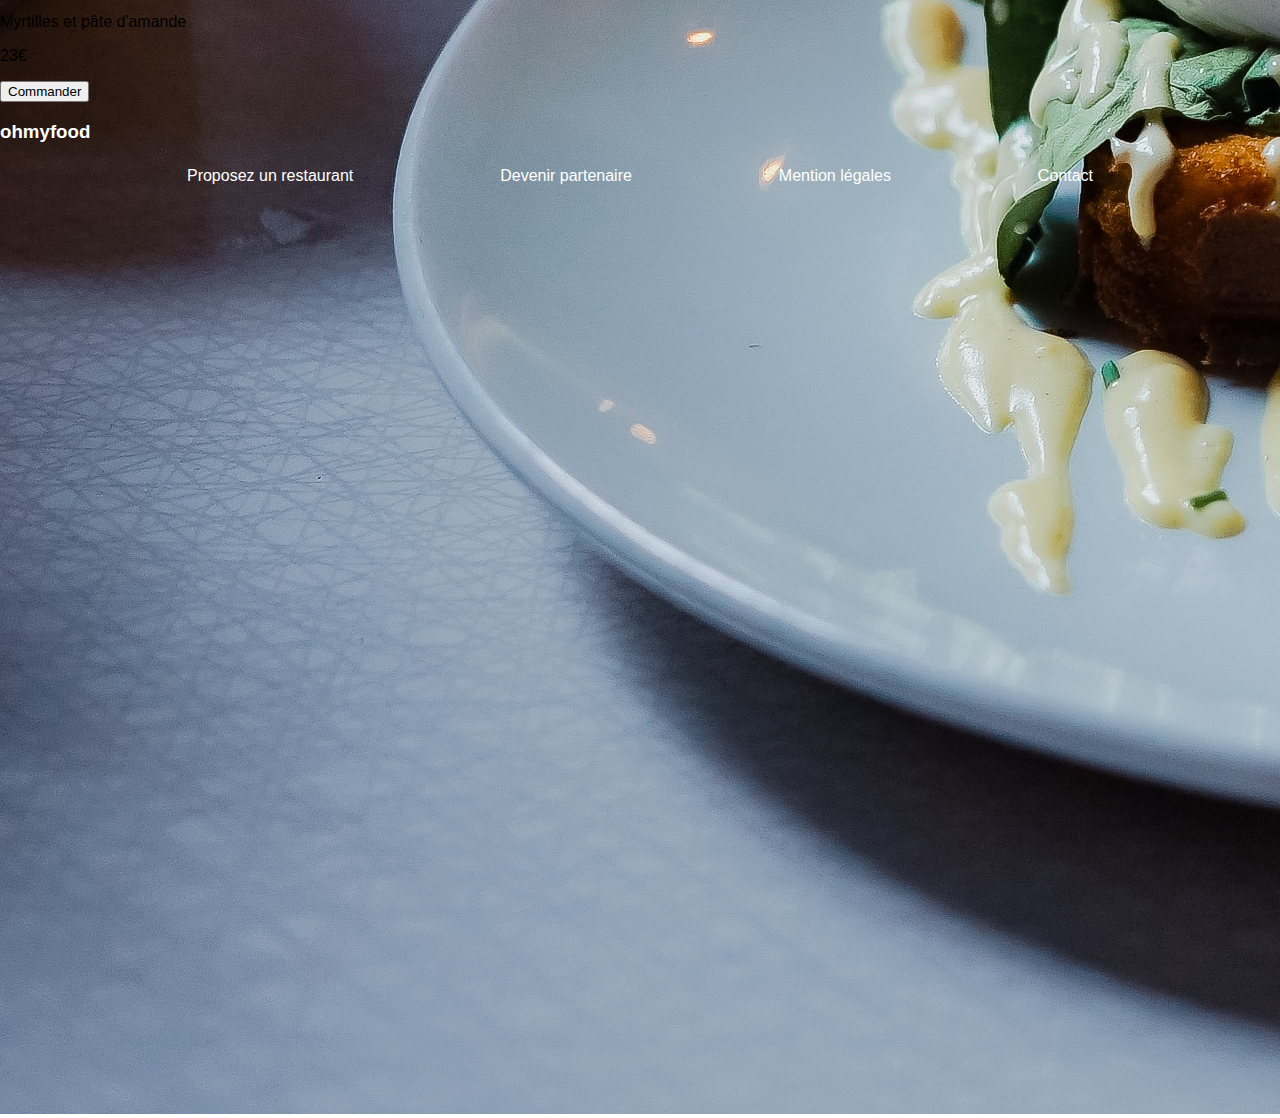
<file: html/restaurants/a_la_francaise.html>
<!DOCTYPE html>
<html lang="fr">
  <head>
    <meta charset="UTF-8" />
    <meta http-equiv="X-UA-Compatible" content="IE=edge" />
    <meta name="viewport" content="width=device-width, initial-scale=1.0" />
    <link
      rel="stylesheet"
      href="https://use.fontawesome.com/releases/v5.15.4/css/all.css"
      integrity="sha384-DyZ88mC6Up2uqS4h/KRgHuoeGwBcD4Ng9SiP4dIRy0EXTlnuz47vAwmeGwVChigm"
      crossorigin="anonymous"
    />
    <link rel="stylesheet" href="/css/style.css" />
    <title>À la française</title>
  </head>
  <body>
    <header>
      <a href="../index.html"><i class="fas fa-arrow-left"></i></a>
      <h1>ohmyfood</h1>
    </header>
    <section class="bckgrd">
      <img
        src="/images/restaurants/toa-heftiba-DQKerTsQwi0-unsplash.jpg"
        alt=""
      />
    </section>
    <section class="menu">
      <div class="menu__title">
        <h2>À la française</h2>
        <div class="btn">
          <button class="btn__heart">
            <div class="btn__heart--inactive">
              <i class="far fa-heart"></i>
            </div>
          </button>
        </div>
      </div>
      <div class="menu__step">
        <h3>Entrée</h3>
        <div>
          <h4>Tartare de pouple acidulé</h4>
          <p>Aux zestes d'orange</p>
          <p class="price">25€</p>
          <h4>Velouté de légumes d'anthan</h4>
          <p>Carotte, panais, topinambour</p>
          <p class="price">35€</p>
          <h4>Soupe à l'oignon</h4>
          <p>Revisitée</p>
          <p class="price">20€</p>
        </div>
      </div>
      <div class="menu__step">
        <h3>Plat</h3>
        <div>
          <h4>Coquille Saint-Jacques</h4>
          <p>Accompagnées d'une purée de panais</p>
          <p class="price">40€</p>
          <h4>Magret de canard</h4>
          <p>Accompagnées d'une purée de panais</p>
          <p class="price">40€</p>
          <h4>Pigeonneau d'Ille-et-Vilaine</h4>
          <p>Sur son lit de gnocchis aux légumes</p>
          <div class="price"><span>44€</span></div>
        </div>
      </div>
      <div class="menu__step">
        <h3>Dessert</h3>
        <div>
          <h4>Pétales de violettes glacés</h4>
          <p>Et purée de noisettes</p>
          <p class="price">18€</p>
          <h4>Fondant au chocolat</h4>
          <p>Revisité</p>
          <p class="price">22€</p>
          <h4>Millefeuille croustillant</h4>
          <p>Myrtilles et pâte d'amande</p>
          <p class="price">23€</p>
        </div>
      </div>
    </section>
    <button class="search__btn">Commander</button>
    <footer>
      <h3>ohmyfood</h3>
      <ul>
        <li>
          <a href="#"><i class="fas fa-utensils"></i> Proposez un restaurant</a>
        </li>
        <li>
          <a href="#"
            ><i class="fas fa-hands-helping"> </i>Devenir partenaire</a
          >
        </li>
        <li><a href="#">Mention légales</a></li>
        <li><a href="mailto:ohmyfood.//">Contact</a></li>
      </ul>
    </footer>
  </body>
</html>
</file>
<file: css/style.css>
@import url("https://fonts.googleapis.com/css2?family=Roboto:wght@100;300;400;500;700&family=Shrikhand&display=swap");
html {
  scroll-behavior: smooth;
  min-width: 400px;
}

* {
  box-sizing: border-box;
}

body {
  position: relative;
  margin: 0;
  padding: 0;
  font-family: "Robotot", sans-serif;
}

a {
  color: inherit;
  text-decoration: none;
}

ul {
  list-style: none;
}

h1,
footer h4,
.menu__title h2 {
  font-family: "Shrikhand", sans-serif;
}

h2 {
  margin: 0;
}

.title,
.btn,
.btn__search,
.btn__command {
  box-shadow: 0px 3px 7px 3px rgba(0, 0, 0, 0.15);
}

h4 {
  font-weight: bold;
}

.btn__search, .btn__command {
  width: 226px;
  padding: 20px 0;
  border-radius: 30px;
  font-size: 17px;
  font-weight: 500;
  color: white;
  border: none;
  margin: auto;
  background: linear-gradient(#ff79da, #9356dc);
  transition: all 200ms ease-out;
}
.btn__search:hover, .btn__command:hover {
  background: linear-gradient(360deg, #ae80e5 0%, #ff93e1 100%);
  box-shadow: 0px 3px 7px 3px rgba(0, 0, 0, 0.25);
}

.btn__command {
  margin: 30px auto;
}

.meal,
.btn__heart {
  cursor: pointer;
}

.btn__heart {
  position: relative;
  font-size: 32px;
}
.btn__heart--inactive {
  color: #6b6969;
  position: absolute;
  transition: all 400ms ease-in-out;
}
.btn__heart--active {
  -moz-background: linear-gradient(to bottom, #ff79da, #9356dc);
  -webkit-background: linear-gradient(to bottom, #ff79da, #9356dc);
  background: linear-gradient(to bottom, #ff79da, #9356dc);
  -webkit-background-clip: text;
  -moz-background-clip: text;
  background-clip: text;
  color: transparent;
  transition: all 400ms ease-in-out;
  opacity: 0;
}
.btn__heart:hover .btn__heart--inactive {
  opacity: 0;
}
.btn__heart:hover .btn__heart--active {
  opacity: 1;
}

.loader {
  position: fixed;
  background-color: #fdfcfc;
  opacity: 0.9;
  z-index: 100;
  display: flex;
  align-items: center;
  justify-content: center;
  margin: auto;
  height: 100%;
  width: 100%;
  animation: loading 4s ease-out;
  animation-duration: 1s;
  animation-delay: 1s;
  animation-fill-mode: both;
}
.loader .loader__circles {
  height: 150px;
  width: 150px;
  border-radius: 50%;
  border: 3px solid transparent;
  border-top-color: #9356dc;
  animation: spin 1s linear infinite;
}
.loader .loader__circles::after {
  content: "";
  position: absolute;
  border: 3px solid transparent;
  border-top-color: #ff79da;
  opacity: 0.8;
  border-radius: 50%;
  top: 5px;
  left: 5px;
  bottom: 5px;
  right: 5px;
  animation: spin 2s linear infinite;
}
.loader .loader__circles::before {
  content: "";
  position: absolute;
  border: 3px solid transparent;
  border-top-color: #99e2d0;
  opacity: 0.5;
  border-radius: 50%;
  top: 12px;
  left: 12px;
  bottom: 12px;
  right: 12px;
  animation: spin 4s linear infinite;
}
@keyframes spin {
  0% {
    transform: rotate(0deg);
  }
  100% {
    transform: rotate(360deg);
  }
}
@keyframes loading {
  100% {
    background-color: transparent;
    opacity: 0;
    z-index: -10;
  }
}

footer {
  background-color: #353535;
  color: white;
}
footer h4 {
  color: white;
  padding: 20px 40px;
  margin: 0;
}
footer ul {
  padding-bottom: 20px;
  margin: 0;
}
footer li {
  line-height: 30px;
}
footer i {
  width: 30px;
}

header {
  display: flex;
  flex-direction: column;
  width: 100%;
}

.title {
  display: flex;
  justify-content: center;
  z-index: 1;
  width: 100%;
}

nav {
  display: flex;
  align-items: center;
  flex-direction: column;
  padding: 30px;
  background-color: #f6f6f6;
}

#locate {
  background-color: #eaeaea;
  width: 100%;
  display: flex;
  justify-content: center;
  flex-direction: row;
  align-items: center;
}
#locate i {
  margin-right: 15px;
}
#locate p {
  font-size: 18px;
  font-weight: 500;
}

.reserve {
  box-sizing: border-box;
  display: flex;
  flex-wrap: wrap;
  flex-direction: column;
  justify-content: center;
  text-align: center;
  align-items: center;
  padding: 20px;
  width: 100%;
  gap: 40px;
}
.reserve p {
  color: #6b6969;
}

#functioning {
  margin: 50px 5%;
}

.functioning ul {
  display: flex;
  flex-wrap: wrap;
  align-items: center;
  flex-basis: 100%;
  padding: 0;
}
.functioning li {
  display: flex;
  flex-direction: row;
  flex-wrap: wrap;
  flex-basis: 100%;
  justify-content: center;
  padding: 10px;
}
.functioning li a:hover {
  background-color: #f5edff;
}
.functioning li a:hover i {
  color: #9356dc;
}
.functioning a {
  display: flex;
  flex-direction: row;
  flex-wrap: wrap;
  align-items: center;
  width: 100%;
  min-width: 250px;
  max-width: 420px;
  padding: 7px;
  box-shadow: 0px 3px 7px 3px rgba(0, 0, 0, 0.15);
  border-radius: 15px;
  background-color: #f6f6f6;
  transition: all 150ms ease-in-out;
}
.functioning a i {
  margin: 8px 30px;
  transition: all 300ms ease-in-out;
}
.functioning a .number {
  margin-left: -18px;
  color: white;
  background-color: #9356dc;
  padding: 2px 7px;
  border-radius: 50%;
}

#restaurant {
  padding: 10% 5%;
  background-color: #f2f2f2;
}
#restaurant h2 {
  margin: 20px 0;
}

.restaurant__bloc {
  display: flex;
  flex-wrap: wrap;
  justify-content: space-evenly;
  flex-basis: 100%;
  gap: 25px;
}
.restaurant__card {
  width: 320px;
  border-radius: 25px;
  box-shadow: 0px 3px 7px 3px rgba(0, 0, 0, 0.15);
  height: 250px;
  display: flex;
  flex-direction: column;
}
.restaurant__card .new {
  float: right;
  color: #0d8e6f;
  background-color: #99e2d0;
  padding: 0 15px;
  margin: 15px;
  font-weight: 600;
  border-radius: 3px;
  line-height: 1px;
}
.restaurant__card .btn__heart {
  top: 15px;
  left: 10px;
}

.card1 {
  background-image: url(../images/restaurants/jay-wennington-N_Y88TWmGwA-unsplash.jpg);
}

.card2 {
  background-image: url(../images/restaurants/stil-u2Lp8tXIcjw-unsplash.jpg);
}

.card3 {
  background-image: url(../images/restaurants/toa-heftiba-DQKerTsQwi0-unsplash.jpg);
}

.card4 {
  background-image: url(../images/restaurants/louis-hansel-shotsoflouis-qNBGVyOCY8Q-unsplash.jpg);
}

.card1,
.card2,
.card3,
.card4 {
  width: 100%;
  background-position: center;
  background-size: cover;
  height: 500px;
  border-radius: 25px 25px 0 0;
}

.card__description {
  display: flex;
  flex-direction: row;
  flex-basis: 100%;
  padding: 10px;
}
.card__description .name {
  flex-basis: 80%;
  gap: 0 5px;
  line-height: 8px;
}
.card__description p {
  color: #6b6969;
}

.line {
  width: 50px;
  height: 4px;
  background-color: #99e2d0;
  margin: 0 0 10px;
}

.bckgrd {
  width: 100%;
  height: 270px;
  background-position: center;
  background-size: cover;
}

#francaise {
  background-image: url(../images/restaurants/toa-heftiba-DQKerTsQwi0-unsplash.jpg);
}

#gout {
  background-image: url(../images/restaurants/jay-wennington-N_Y88TWmGwA-unsplash.jpg);
}

#enchantee {
  background-image: url(../images/restaurants/stil-u2Lp8tXIcjw-unsplash.jpg);
}

#sens {
  background-image: url(../images/restaurants/louis-hansel-shotsoflouis-qNBGVyOCY8Q-unsplash.jpg);
}

#omf__title {
  padding: 20px;
  justify-content: center;
  display: flex;
  flex-direction: row;
  align-items: center;
}
#omf__title h1 {
  margin: auto;
}

.restaurant__menu {
  display: flex;
  flex-direction: column;
  background-color: #f6f6f6;
  margin-top: -50px;
  padding: 0 20px;
  border-radius: 40px 40px 0 0;
  justify-content: center;
}

.menu__title {
  padding: 40px 10px;
  display: flex;
  justify-content: space-between;
}
.menu__title h2 {
  font-size: 30px;
}
.menu h3 {
  color: #6b6969;
  font-weight: 200;
  text-transform: uppercase;
  letter-spacing: 0;
  margin-bottom: 10px;
}
.menu__step {
  display: flex;
  flex-direction: column;
}
.menu__step .meal {
  transform-origin: 50% 100%;
  animation: menu 1.2s ease-in-out;
  box-shadow: 1px 3px 15px 2px rgba(0, 0, 0, 0.08);
  margin: 8px 5px;
  border-radius: 15px;
  display: inline-flex;
  justify-content: space-between;
  background-color: white;
  overflow: hidden;
  animation-fill-mode: both;
}
@keyframes menu {
  0% {
    opacity: 0;
    transform: scaleY(0);
  }
  50% {
    transform: scaleY(1.1);
  }
  100% {
    opacity: 1;
  }
}
.menu__step .meal:hover .meal__price--check {
  margin-right: 0;
}
.menu__step .meal:hover i {
  transform: rotate(360deg);
  transition: all 300ms ease-in-out;
  transition-delay: 100ms;
}
.menu__step .meal:hover h4 {
  white-space: nowrap;
}
.menu__step .meal__description {
  display: flex;
  width: 300px;
  padding: 10px;
  display: inline-block;
  overflow: hidden;
}
.menu__step .meal__description h4,
.menu__step .meal__description p {
  margin: 5px 0;
  overflow: hidden;
  text-overflow: ellipsis;
  white-space: nowrap;
}
.menu__step .meal__description p {
  color: #6b6969;
  font-size: 14px;
}
.menu__step .meal__price {
  display: flex;
}
.menu__step .meal__price span {
  display: flex;
  font-weight: bold;
  padding: 10px;
  margin: 5px 10px;
  align-items: flex-end;
}
.menu__step .meal__price--check {
  display: flex;
  width: 70px;
  margin-right: -70px;
  border-radius: 0 15px 15px 0;
  background-color: #99e2d0;
  transition: all 400ms ease-in-out;
}
.menu__step .meal__price--check i {
  margin: auto;
  justify-content: center;
  padding: 6px 6px;
  border-radius: 50%;
  background-color: white;
  color: #99e2d0;
  transform: rotate(90deg);
  transition: all 1s ease-in-out;
}
.menu__step .meal2 {
  animation-delay: 0.25s;
}
.menu__step .meal3 {
  animation-delay: 0.5s;
}

@media (min-width: 1086px) {
  html {
    margin: auto;
  }

  .loader {
    position: fixed;
  }

  .title {
    position: fixed;
    width: 100%;
    height: 100px;
    background-color: white;
    overflow: hidden;
    opacity: 0.9;
  }
  .title h1 {
    position: absolute;
    font-family: "Shrikhand", sans-serif;
    right: 70px;
    opacity: 1;
  }

  #locate {
    margin-top: 100px;
  }

  nav {
    background-color: transparent;
    padding: 0;
  }

  #reserve {
    position: relative;
    display: flex;
    flex-direction: column;
    justify-content: center;
    align-items: center;
    width: 100%;
    height: 400px;
  }
  #reserve::before {
    content: "";
    position: absolute;
    background-image: url(../images/illustration_ohmyfood.jpg);
    width: 100%;
    height: 400px;
    background-size: cover;
    background-position: center;
    opacity: 0.3;
    z-index: -1;
  }

  ul {
    flex-wrap: nowrap !important;
  }

  #restaurant {
    padding: 5% 15px;
  }
  #restaurant h2 {
    padding: 0 5%;
  }

  .restaurant__bloc {
    display: grid;
    grid-template-columns: repeat(2, 1fr);
    grid-template-rows: repeat(2, 1fr);
  }
  .restaurant__bloc a {
    display: flex;
    justify-content: center;
  }
}
@media (min-width: 1086px) and (min-width: 1385px) {
  .restaurant__bloc {
    display: flex;
    flex-direction: row;
  }
}
@media (min-width: 1086px) {
  .restaurant__card {
    width: 400px;
  }
}
@media (min-width: 1086px) and (min-width: 1385px) {
  .restaurant__card {
    width: 320px;
  }
}
@media (min-width: 1086px) and (min-width: 2190px) {
  .restaurant__card {
    width: 500px;
  }
}
@media (min-width: 1086px) {
  footer ul {
    display: flex;
    justify-content: space-evenly;
    padding: 0 40px 40px;
  }
}
@media (min-width: 1086px) {
  .restaurant__menu {
    margin: -50px auto 0;
  }
  .restaurant__menu .menu {
    display: inline-flex;
    justify-content: space-evenly;
  }
  .restaurant__menu .menu .bloc {
    display: block;
    width: 360px;
    overflow: visible;
  }
  .restaurant__menu .menu__step {
    max-width: 500px;
    gap: 12px;
  }
}

/*# sourceMappingURL=style.css.map */
</file>
